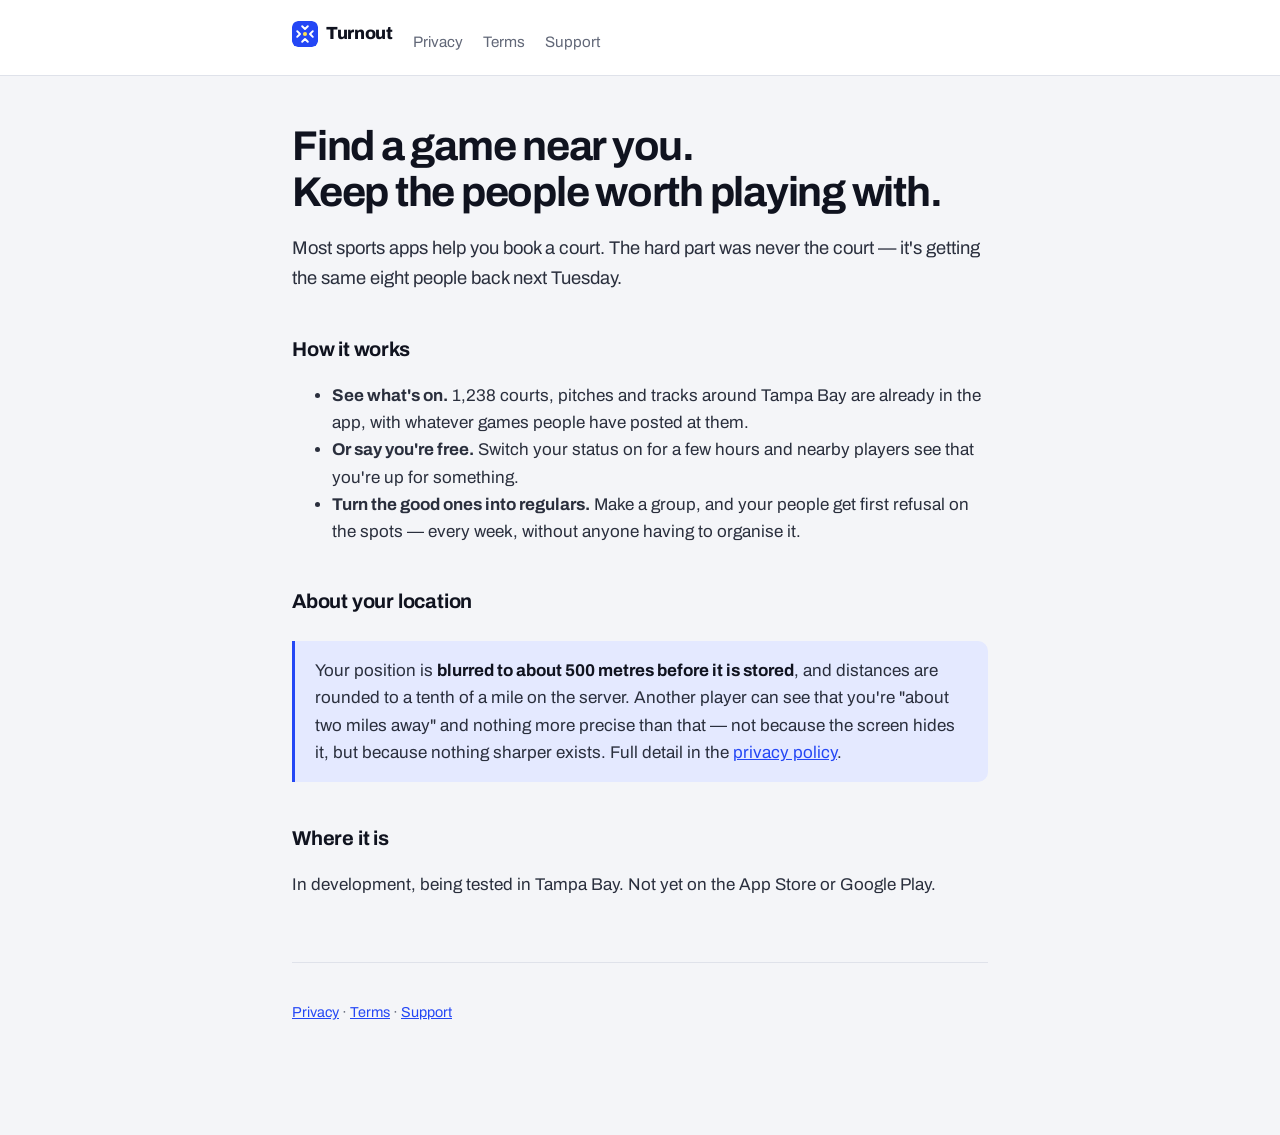
<file: index.html>
<!doctype html>
<html lang="en">
<head>
<meta charset="utf-8">
<meta name="viewport" content="width=device-width, initial-scale=1">
<title>Turnout — find a game near you</title>
<meta name="description" content="Find people nearby who are up for a game, and turn the good ones into regulars. Tampa Bay.">
<link rel="preconnect" href="https://fonts.googleapis.com">
<link rel="preconnect" href="https://fonts.gstatic.com" crossorigin>
<link rel="stylesheet" href="https://fonts.googleapis.com/css2?family=Archivo:wght@400;500;700;800&display=swap">
<link rel="stylesheet" href="style.css">
</head>
<body>
<header class="site">
  <div class="wrap">
    <a class="mark" href="index.html"><svg class="mark-icon" viewBox="0 0 120 120" width="26" height="26" aria-hidden="true"><rect width="120" height="120" rx="27" fill="#2447F5"/><path transform="rotate(0 60 60)" d="M47 24 L60 37 L73 24" stroke="#fff" stroke-width="9" stroke-linecap="round" stroke-linejoin="round" fill="none"/><path transform="rotate(90 60 60)" d="M47 24 L60 37 L73 24" stroke="#fff" stroke-width="9" stroke-linecap="round" stroke-linejoin="round" fill="none"/><path transform="rotate(180 60 60)" d="M47 24 L60 37 L73 24" stroke="#fff" stroke-width="9" stroke-linecap="round" stroke-linejoin="round" fill="none"/><path transform="rotate(270 60 60)" d="M47 24 L60 37 L73 24" stroke="#fff" stroke-width="9" stroke-linecap="round" stroke-linejoin="round" fill="none"/><circle cx="60" cy="60" r="9.5" fill="#FFE14D"/></svg>Turnout</a>
    <nav>
      <a href="privacy.html">Privacy</a>
      <a href="terms.html">Terms</a>
      <a href="support.html">Support</a>
    </nav>
  </div>
</header>

<main class="wrap">
<h1>Find a game near you.<br>Keep the people worth playing with.</h1>

<p class="lede">Most sports apps help you book a court. The hard part was never the court — it's getting the same eight people back next Tuesday.</p>

<h2>How it works</h2>
<ul>
<li><strong>See what's on.</strong> 1,238 courts, pitches and tracks around Tampa Bay are already in the app, with whatever games people have posted at them.</li>
<li><strong>Or say you're free.</strong> Switch your status on for a few hours and nearby players see that you're up for something.</li>
<li><strong>Turn the good ones into regulars.</strong> Make a group, and your people get first refusal on the spots — every week, without anyone having to organise it.</li>
</ul>

<h2>About your location</h2>
<div class="note">
Your position is <strong>blurred to about 500 metres before it is stored</strong>, and distances are rounded to a tenth of a mile on the server. Another player can see that you're "about two miles away" and nothing more precise than that — not because the screen hides it, but because nothing sharper exists. Full detail in the <a href="privacy.html">privacy policy</a>.
</div>

<h2>Where it is</h2>
<p>In development, being tested in Tampa Bay. Not yet on the App Store or Google Play.</p>

<footer>
<p><a href="privacy.html">Privacy</a> · <a href="terms.html">Terms</a> · <a href="support.html">Support</a></p>
</footer>
</main>
</body>
</html>
</file>
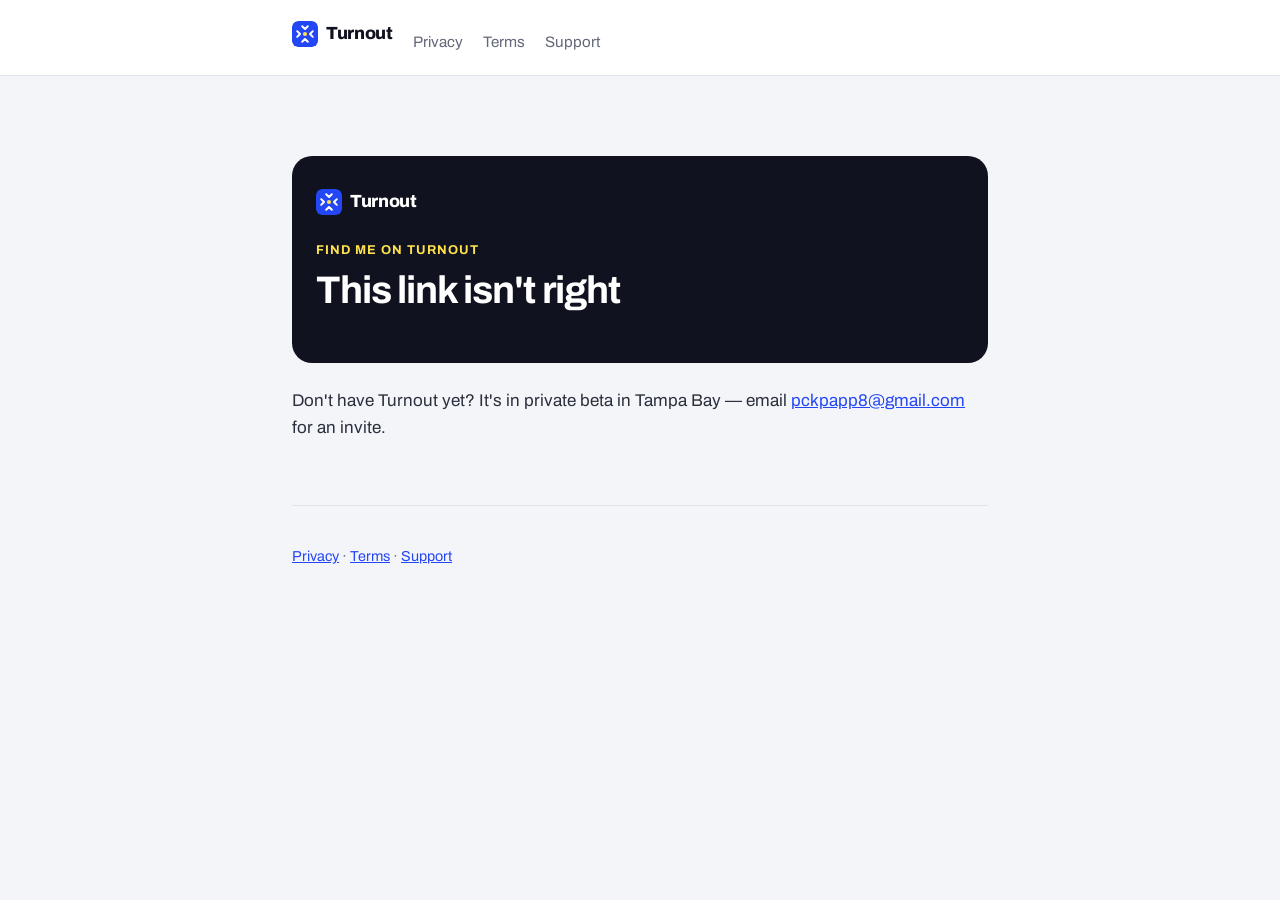
<file: p.html>
<!doctype html>
<html lang="en">
<head>
<meta charset="utf-8">
<meta name="viewport" content="width=device-width, initial-scale=1">
<title>Find me on Turnout</title>
<meta name="description" content="A Turnout player or game. Opens the app if you have it.">
<meta name="robots" content="noindex">
<link rel="preconnect" href="https://fonts.googleapis.com">
<link rel="preconnect" href="https://fonts.gstatic.com" crossorigin>
<link rel="stylesheet" href="https://fonts.googleapis.com/css2?family=Archivo:wght@400;500;700;800&display=swap">
<link rel="stylesheet" href="style.css">
<style>
.card { background: #10131F; color: #fff; border-radius: 20px; padding: 2rem 1.5rem; margin: 2rem 0 1.5rem; }
.card .mark { color: #fff; margin-bottom: 1.5rem; }
.card h1 { color: #fff; font-size: clamp(1.8rem, 6vw, 2.4rem); margin: 0 0 1.25rem; }
.card .tag { color: #FFE14D; font-weight: 700; font-size: 0.8rem; letter-spacing: 0.08em; text-transform: uppercase; margin: 0 0 0.5rem; }
.open { display: inline-block; background: #2447F5; color: #fff; font-weight: 700; text-decoration: none; padding: 0.9rem 1.4rem; border-radius: 14px; }
.open:hover { background: #1b39cc; }
.hidden { display: none; }
</style>
</head>
<body>
<header class="site">
  <div class="wrap">
    <a class="mark" href="index.html"><svg class="mark-icon" viewBox="0 0 120 120" width="26" height="26" aria-hidden="true"><rect width="120" height="120" rx="27" fill="#2447F5"/><path transform="rotate(0 60 60)" d="M47 24 L60 37 L73 24" stroke="#fff" stroke-width="9" stroke-linecap="round" stroke-linejoin="round" fill="none"/><path transform="rotate(90 60 60)" d="M47 24 L60 37 L73 24" stroke="#fff" stroke-width="9" stroke-linecap="round" stroke-linejoin="round" fill="none"/><path transform="rotate(180 60 60)" d="M47 24 L60 37 L73 24" stroke="#fff" stroke-width="9" stroke-linecap="round" stroke-linejoin="round" fill="none"/><path transform="rotate(270 60 60)" d="M47 24 L60 37 L73 24" stroke="#fff" stroke-width="9" stroke-linecap="round" stroke-linejoin="round" fill="none"/><circle cx="60" cy="60" r="9.5" fill="#FFE14D"/></svg>Turnout</a>
    <nav>
      <a href="privacy.html">Privacy</a>
      <a href="terms.html">Terms</a>
      <a href="support.html">Support</a>
    </nav>
  </div>
</header>

<main class="wrap">
<div class="card">
  <span class="mark"><svg class="mark-icon" viewBox="0 0 120 120" width="26" height="26" aria-hidden="true"><rect width="120" height="120" rx="27" fill="#2447F5"/><path transform="rotate(0 60 60)" d="M47 24 L60 37 L73 24" stroke="#fff" stroke-width="9" stroke-linecap="round" stroke-linejoin="round" fill="none"/><path transform="rotate(90 60 60)" d="M47 24 L60 37 L73 24" stroke="#fff" stroke-width="9" stroke-linecap="round" stroke-linejoin="round" fill="none"/><path transform="rotate(180 60 60)" d="M47 24 L60 37 L73 24" stroke="#fff" stroke-width="9" stroke-linecap="round" stroke-linejoin="round" fill="none"/><path transform="rotate(270 60 60)" d="M47 24 L60 37 L73 24" stroke="#fff" stroke-width="9" stroke-linecap="round" stroke-linejoin="round" fill="none"/><circle cx="60" cy="60" r="9.5" fill="#FFE14D"/></svg>Turnout</span>
  <p id="tag" class="tag">Find me on Turnout</p>
  <h1 id="title">Opening Turnout…</h1>
  <a id="open" class="open hidden" href="#">Open in Turnout</a>
</div>
<p id="beta" class="hidden">Don't have Turnout yet? It's in private beta in Tampa Bay — email <a href="mailto:pckpapp8@gmail.com">pckpapp8@gmail.com</a> for an invite.</p>

<footer>
<p><a href="privacy.html">Privacy</a> · <a href="terms.html">Terms</a> · <a href="support.html">Support</a></p>
</footer>
</main>

<script>
(function () {
  // A player's id rides in ?u=, a game's in ?g=. Only a UUID gets near the
  // app link, and a game wins if both are somehow present.
  var params = new URLSearchParams(location.search);
  var g = params.get("g") || "", u = params.get("u") || "";
  var title = document.getElementById("title"), open = document.getElementById("open"), beta = document.getElementById("beta"), tag = document.getElementById("tag");
  var uuid = /^[0-9a-f]{8}-[0-9a-f]{4}-[0-9a-f]{4}-[0-9a-f]{4}-[0-9a-f]{12}$/i;
  var id = uuid.test(g) ? g : uuid.test(u) ? u : "";
  if (!id) {
    title.textContent = "This link isn't right";
    beta.classList.remove("hidden");
    return;
  }
  var isGame = id === g;
  if (isGame) {
    document.title = "Join the game on Turnout";
    tag.textContent = "Join the game on Turnout";
  }
  var app = "pickupapp://" + (isGame ? "game/" : "player/") + id;
  open.href = app;
  // Try the app once. If it opened, this page is gone; if not, after a
  // moment, show the button and the way to get the app.
  setTimeout(function () {
    title.textContent = isGame
      ? "There's a game on Turnout with a spot for you."
      : "A Turnout player wants you on their court.";
    open.classList.remove("hidden");
    beta.classList.remove("hidden");
  }, 1200);
  location.href = app;
})();
</script>
</body>
</html>
</file>
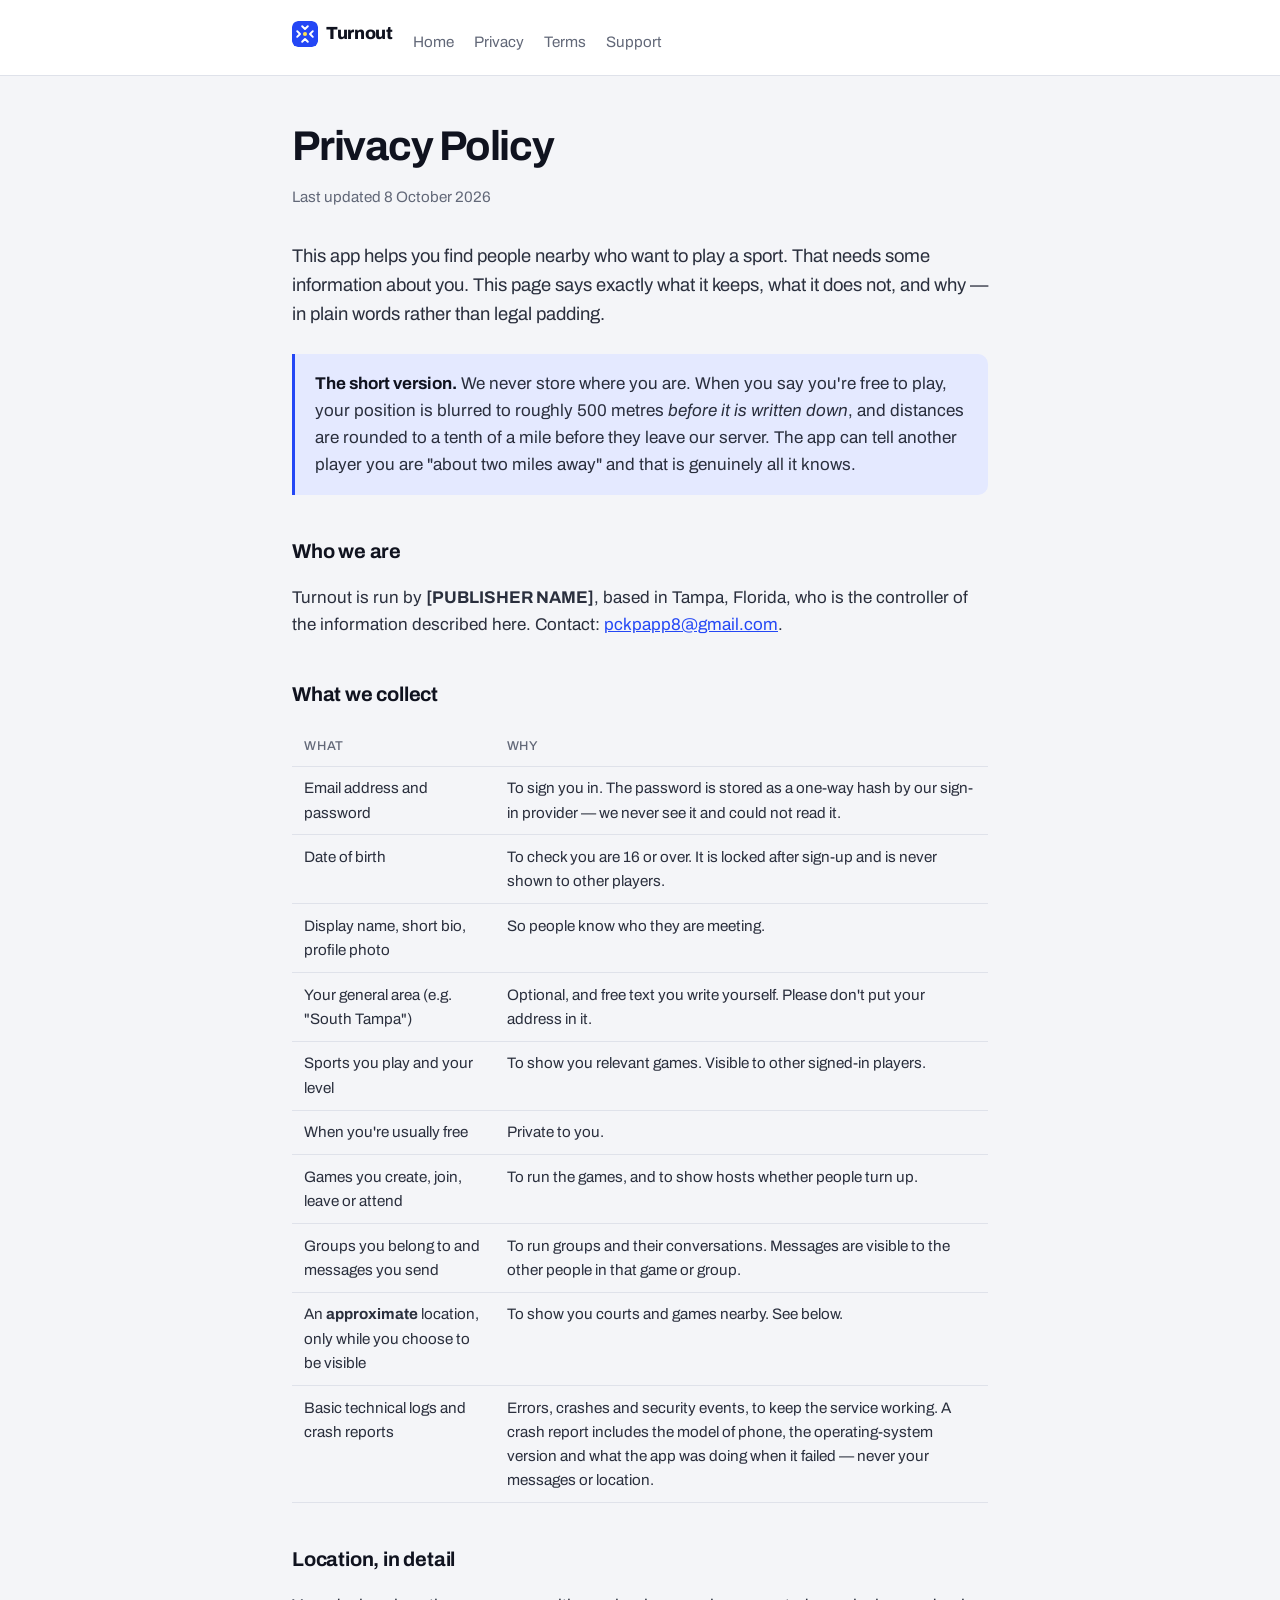
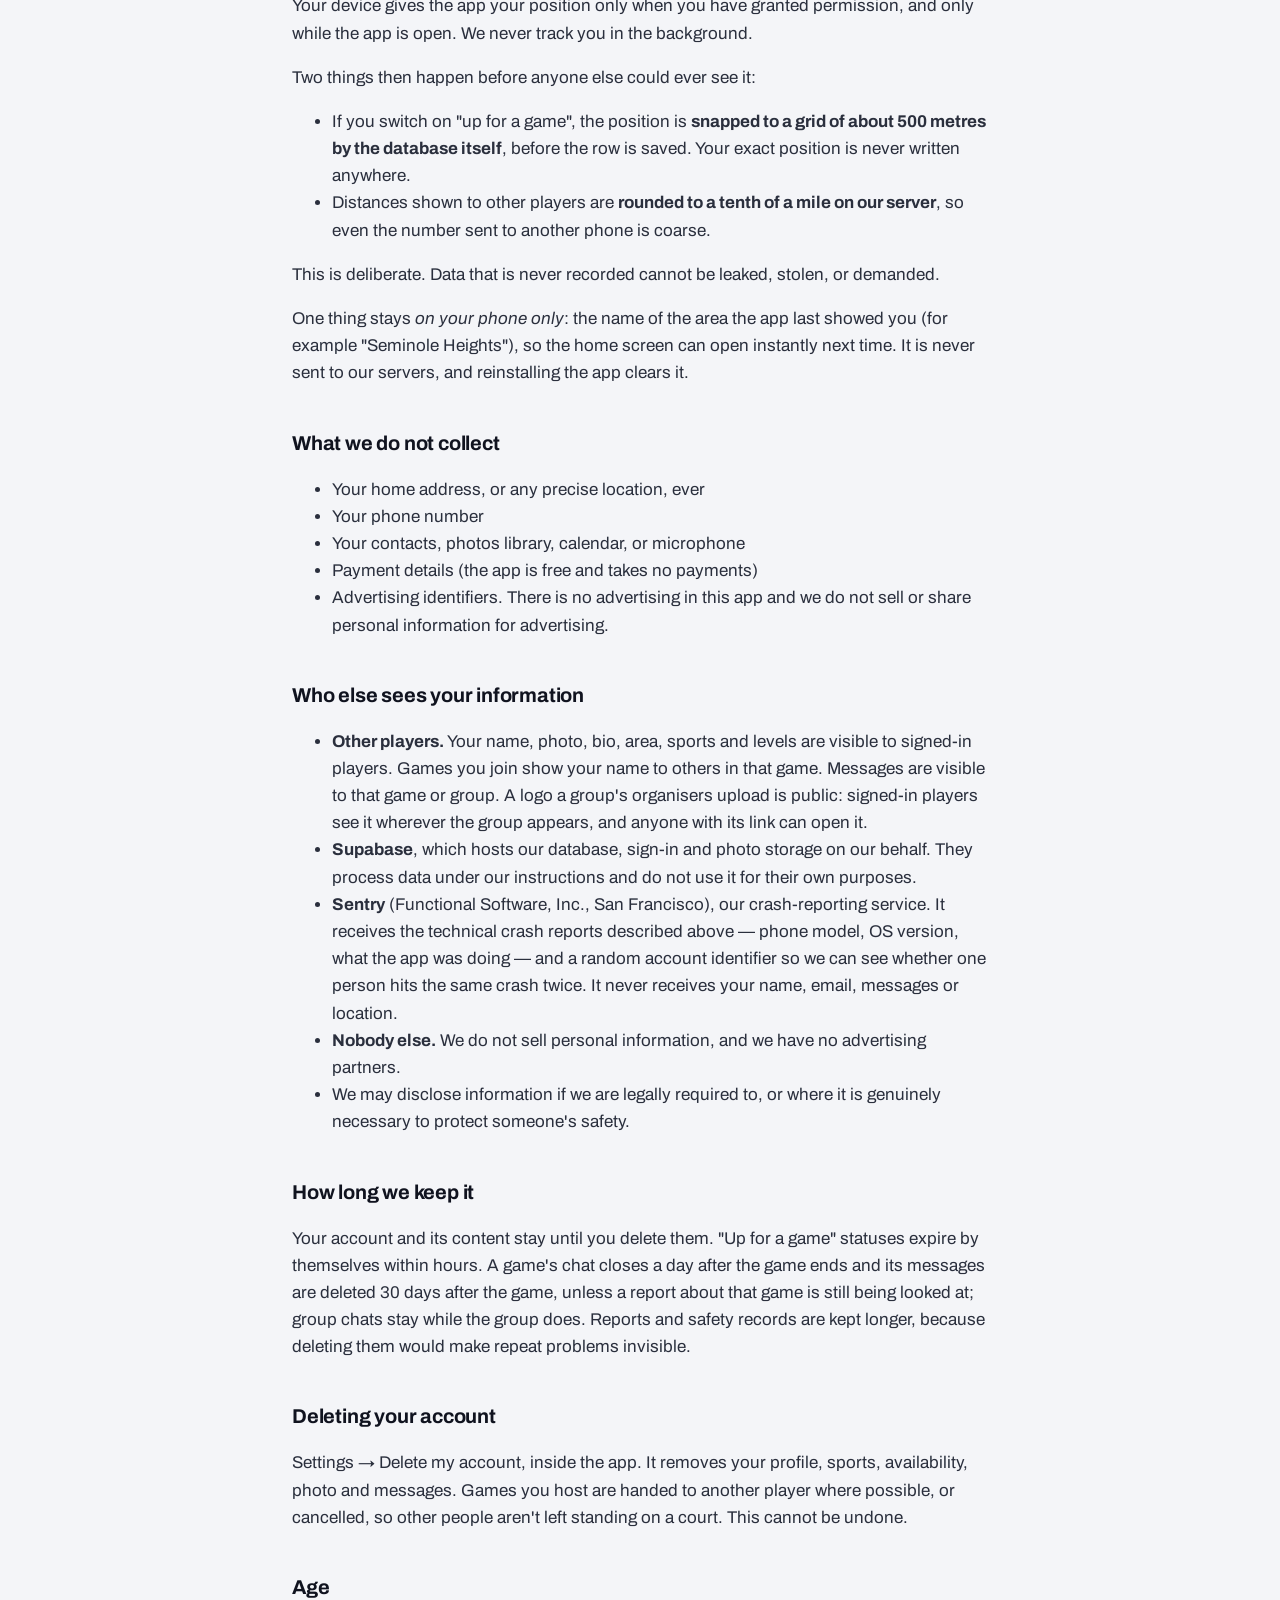
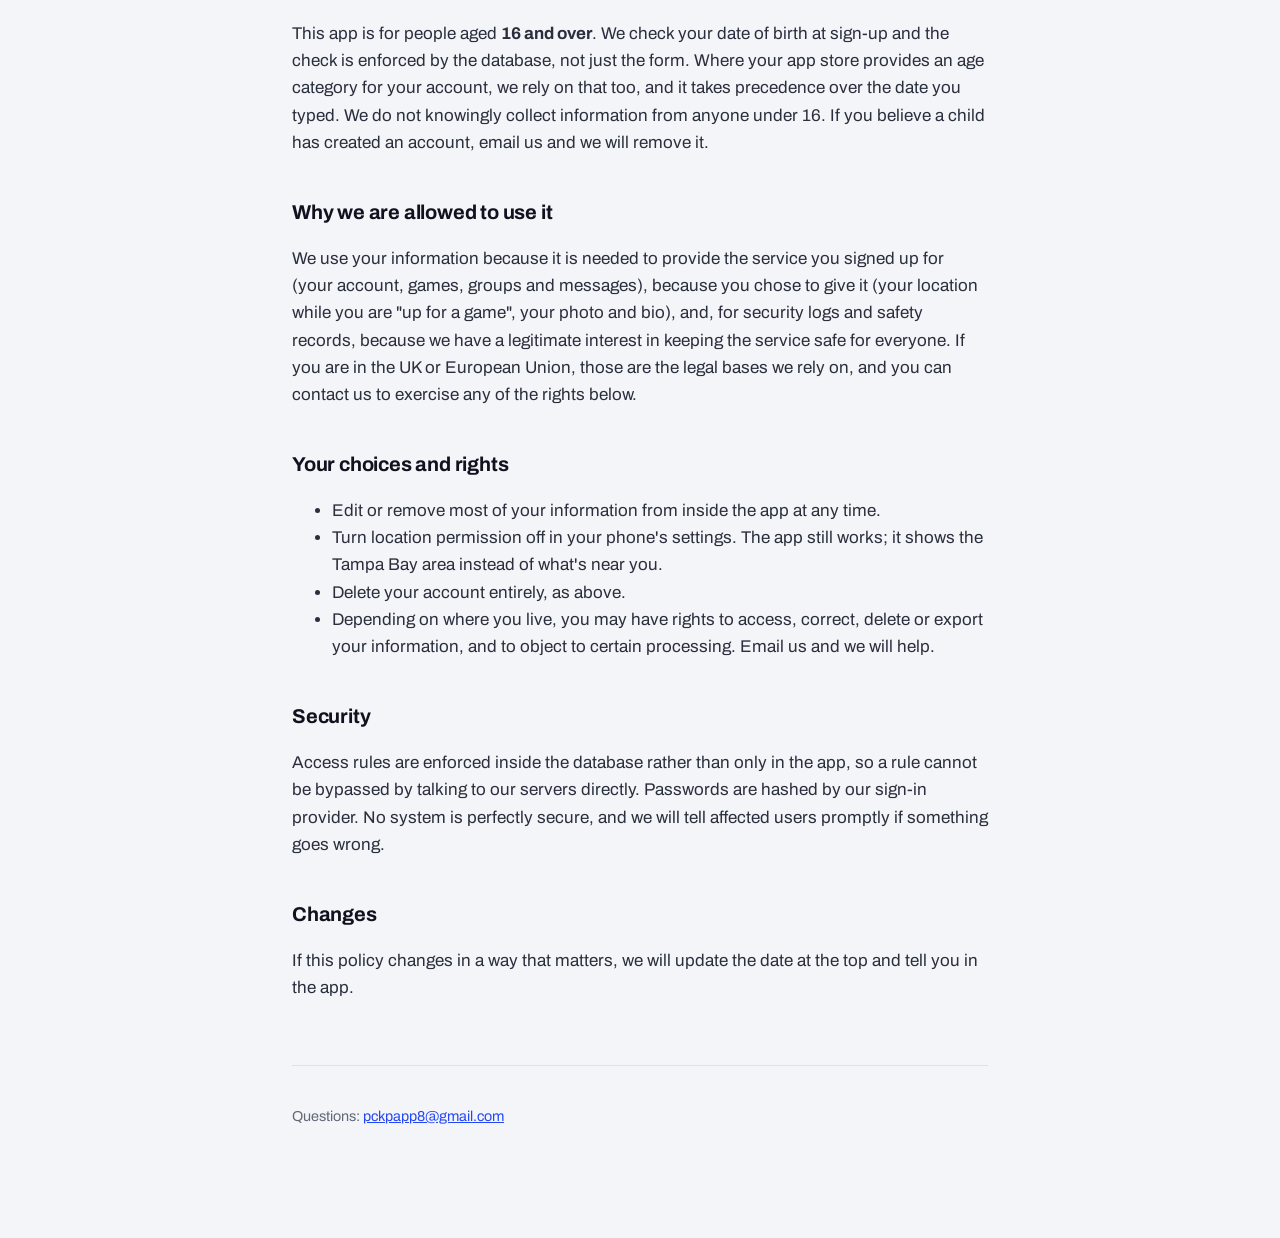
<file: privacy.html>
<!doctype html>
<html lang="en">
<head>
<meta charset="utf-8">
<meta name="viewport" content="width=device-width, initial-scale=1">
<title>Privacy Policy — Turnout</title>
<link rel="preconnect" href="https://fonts.googleapis.com">
<link rel="preconnect" href="https://fonts.gstatic.com" crossorigin>
<link rel="stylesheet" href="https://fonts.googleapis.com/css2?family=Archivo:wght@400;500;700;800&display=swap">
<link rel="stylesheet" href="style.css">
</head>
<body>
<header class="site">
  <div class="wrap">
    <a class="mark" href="index.html"><svg class="mark-icon" viewBox="0 0 120 120" width="26" height="26" aria-hidden="true"><rect width="120" height="120" rx="27" fill="#2447F5"/><path transform="rotate(0 60 60)" d="M47 24 L60 37 L73 24" stroke="#fff" stroke-width="9" stroke-linecap="round" stroke-linejoin="round" fill="none"/><path transform="rotate(90 60 60)" d="M47 24 L60 37 L73 24" stroke="#fff" stroke-width="9" stroke-linecap="round" stroke-linejoin="round" fill="none"/><path transform="rotate(180 60 60)" d="M47 24 L60 37 L73 24" stroke="#fff" stroke-width="9" stroke-linecap="round" stroke-linejoin="round" fill="none"/><path transform="rotate(270 60 60)" d="M47 24 L60 37 L73 24" stroke="#fff" stroke-width="9" stroke-linecap="round" stroke-linejoin="round" fill="none"/><circle cx="60" cy="60" r="9.5" fill="#FFE14D"/></svg>Turnout</a>
    <nav>
      <a href="index.html">Home</a>
      <a href="privacy.html">Privacy</a>
      <a href="terms.html">Terms</a>
      <a href="support.html">Support</a>
    </nav>
  </div>
</header>

<main class="wrap">
<h1>Privacy Policy</h1>
<p class="updated">Last updated 8 October 2026</p>

<p class="lede">This app helps you find people nearby who want to play a sport. That needs some information about you. This page says exactly what it keeps, what it does not, and why — in plain words rather than legal padding.</p>

<div class="note">
<strong>The short version.</strong> We never store where you are. When you say you're free to play, your position is blurred to roughly 500 metres <em>before it is written down</em>, and distances are rounded to a tenth of a mile before they leave our server. The app can tell another player you are "about two miles away" and that is genuinely all it knows.
</div>

<h2>Who we are</h2>
<p>Turnout is run by <strong>[PUBLISHER NAME]</strong>, based in Tampa, Florida, who is the controller of the information described here. Contact: <a href="mailto:pckpapp8@gmail.com">pckpapp8@gmail.com</a>.</p>

<h2>What we collect</h2>

<table>
<tr><th>What</th><th>Why</th></tr>
<tr><td>Email address and password</td><td>To sign you in. The password is stored as a one-way hash by our sign-in provider — we never see it and could not read it.</td></tr>
<tr><td>Date of birth</td><td>To check you are 16 or over. It is locked after sign-up and is never shown to other players.</td></tr>
<tr><td>Display name, short bio, profile photo</td><td>So people know who they are meeting.</td></tr>
<tr><td>Your general area (e.g. "South Tampa")</td><td>Optional, and free text you write yourself. Please don't put your address in it.</td></tr>
<tr><td>Sports you play and your level</td><td>To show you relevant games. Visible to other signed-in players.</td></tr>
<tr><td>When you're usually free</td><td>Private to you.</td></tr>
<tr><td>Games you create, join, leave or attend</td><td>To run the games, and to show hosts whether people turn up.</td></tr>
<tr><td>Groups you belong to and messages you send</td><td>To run groups and their conversations. Messages are visible to the other people in that game or group.</td></tr>
<tr><td>An <strong>approximate</strong> location, only while you choose to be visible</td><td>To show you courts and games nearby. See below.</td></tr>
<tr><td>Basic technical logs and crash reports</td><td>Errors, crashes and security events, to keep the service working. A crash report includes the model of phone, the operating-system version and what the app was doing when it failed — never your messages or location.</td></tr>
</table>

<h2>Location, in detail</h2>
<p>Your device gives the app your position only when you have granted permission, and only while the app is open. We never track you in the background.</p>
<p>Two things then happen before anyone else could ever see it:</p>
<ul>
<li>If you switch on "up for a game", the position is <strong>snapped to a grid of about 500 metres by the database itself</strong>, before the row is saved. Your exact position is never written anywhere.</li>
<li>Distances shown to other players are <strong>rounded to a tenth of a mile on our server</strong>, so even the number sent to another phone is coarse.</li>
</ul>
<p>This is deliberate. Data that is never recorded cannot be leaked, stolen, or demanded.</p>
<p>One thing stays <em>on your phone only</em>: the name of the area the app last showed you (for example "Seminole Heights"), so the home screen can open instantly next time. It is never sent to our servers, and reinstalling the app clears it.</p>

<h2>What we do not collect</h2>
<ul>
<li>Your home address, or any precise location, ever</li>
<li>Your phone number</li>
<li>Your contacts, photos library, calendar, or microphone</li>
<li>Payment details (the app is free and takes no payments)</li>
<li>Advertising identifiers. There is no advertising in this app and we do not sell or share personal information for advertising.</li>
</ul>

<h2>Who else sees your information</h2>
<ul>
<li><strong>Other players.</strong> Your name, photo, bio, area, sports and levels are visible to signed-in players. Games you join show your name to others in that game. Messages are visible to that game or group. A logo a group's organisers upload is public: signed-in players see it wherever the group appears, and anyone with its link can open it.</li>
<li><strong>Supabase</strong>, which hosts our database, sign-in and photo storage on our behalf. They process data under our instructions and do not use it for their own purposes.</li>
<li><strong>Sentry</strong> (Functional Software, Inc., San Francisco), our crash-reporting service. It receives the technical crash reports described above — phone model, OS version, what the app was doing — and a random account identifier so we can see whether one person hits the same crash twice. It never receives your name, email, messages or location.</li>
<li><strong>Nobody else.</strong> We do not sell personal information, and we have no advertising partners.</li>
<li>We may disclose information if we are legally required to, or where it is genuinely necessary to protect someone's safety.</li>
</ul>

<h2>How long we keep it</h2>
<p>Your account and its content stay until you delete them. "Up for a game" statuses expire by themselves within hours. A game's chat closes a day after the game ends and its messages are deleted 30 days after the game, unless a report about that game is still being looked at; group chats stay while the group does. Reports and safety records are kept longer, because deleting them would make repeat problems invisible.</p>

<h2>Deleting your account</h2>
<p>Settings → Delete my account, inside the app. It removes your profile, sports, availability, photo and messages. Games you host are handed to another player where possible, or cancelled, so other people aren't left standing on a court. This cannot be undone.</p>

<h2>Age</h2>
<p>This app is for people aged <strong>16 and over</strong>. We check your date of birth at sign-up and the check is enforced by the database, not just the form. Where your app store provides an age category for your account, we rely on that too, and it takes precedence over the date you typed. We do not knowingly collect information from anyone under 16. If you believe a child has created an account, email us and we will remove it.</p>

<h2>Why we are allowed to use it</h2>
<p>We use your information because it is needed to provide the service you signed up for (your account, games, groups and messages), because you chose to give it (your location while you are "up for a game", your photo and bio), and, for security logs and safety records, because we have a legitimate interest in keeping the service safe for everyone. If you are in the UK or European Union, those are the legal bases we rely on, and you can contact us to exercise any of the rights below.</p>

<h2>Your choices and rights</h2>
<ul>
<li>Edit or remove most of your information from inside the app at any time.</li>
<li>Turn location permission off in your phone's settings. The app still works; it shows the Tampa Bay area instead of what's near you.</li>
<li>Delete your account entirely, as above.</li>
<li>Depending on where you live, you may have rights to access, correct, delete or export your information, and to object to certain processing. Email us and we will help.</li>
</ul>

<h2>Security</h2>
<p>Access rules are enforced inside the database rather than only in the app, so a rule cannot be bypassed by talking to our servers directly. Passwords are hashed by our sign-in provider. No system is perfectly secure, and we will tell affected users promptly if something goes wrong.</p>

<h2>Changes</h2>
<p>If this policy changes in a way that matters, we will update the date at the top and tell you in the app.</p>

<footer>
<p>Questions: <a href="mailto:pckpapp8@gmail.com">pckpapp8@gmail.com</a></p>
</footer>
</main>
</body>
</html>
</file>
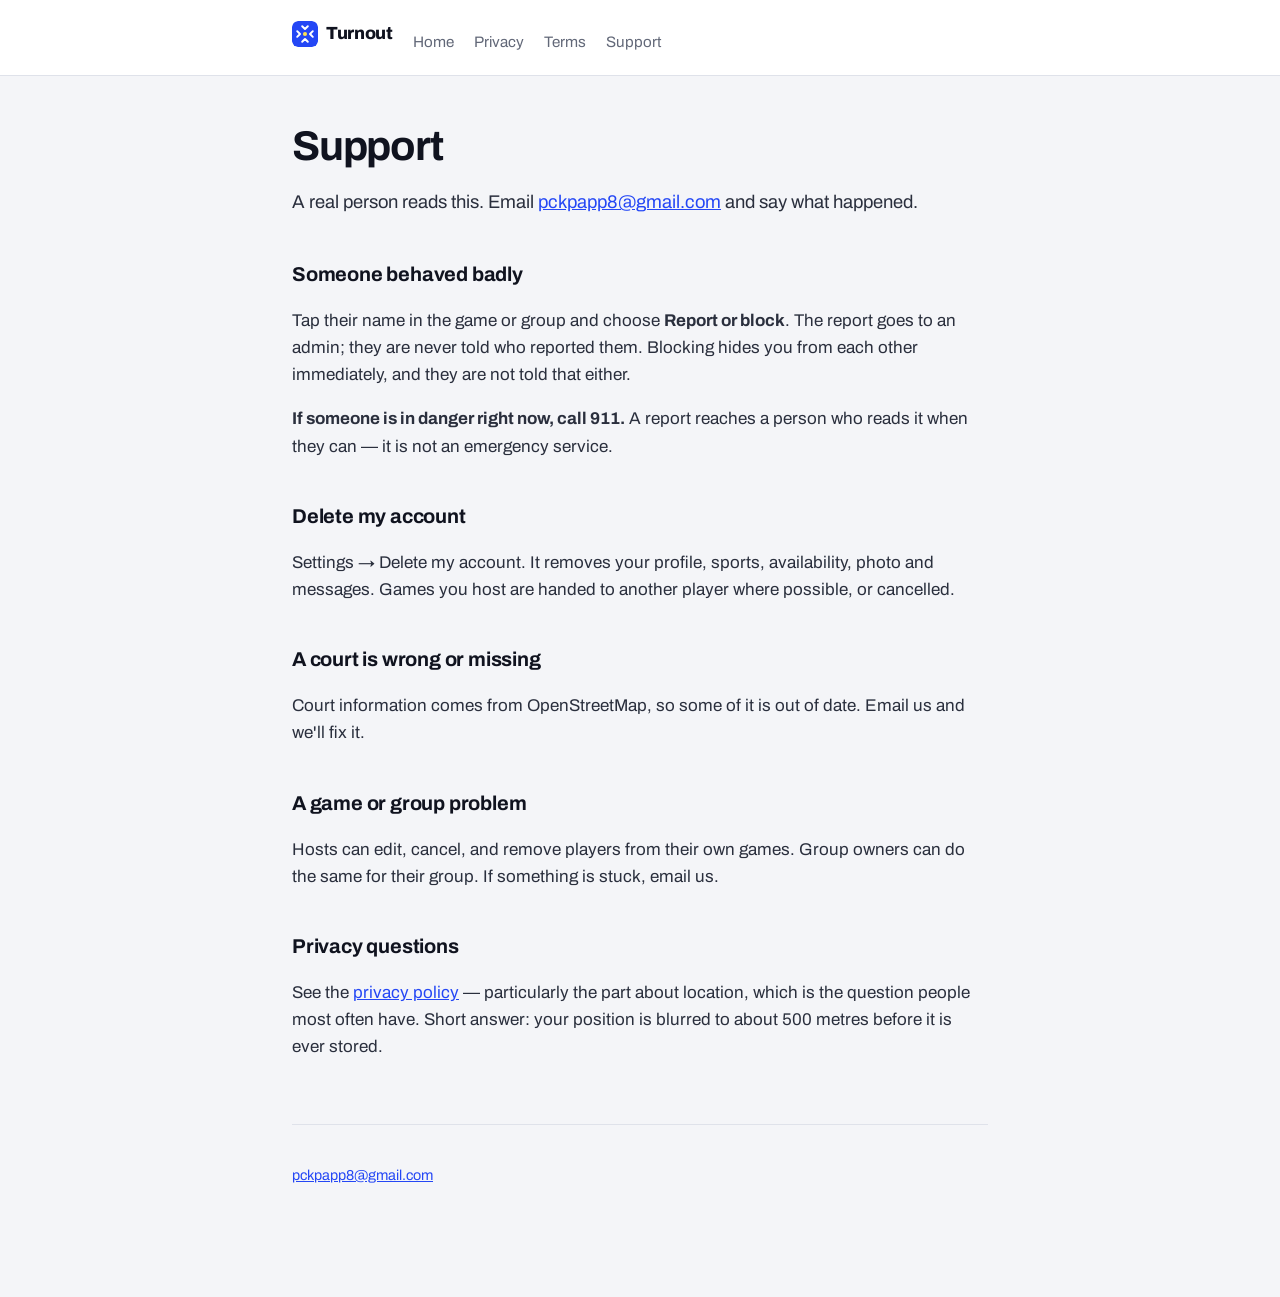
<file: support.html>
<!doctype html>
<html lang="en">
<head>
<meta charset="utf-8">
<meta name="viewport" content="width=device-width, initial-scale=1">
<title>Support — Turnout</title>
<link rel="preconnect" href="https://fonts.googleapis.com">
<link rel="preconnect" href="https://fonts.gstatic.com" crossorigin>
<link rel="stylesheet" href="https://fonts.googleapis.com/css2?family=Archivo:wght@400;500;700;800&display=swap">
<link rel="stylesheet" href="style.css">
</head>
<body>
<header class="site">
  <div class="wrap">
    <a class="mark" href="index.html"><svg class="mark-icon" viewBox="0 0 120 120" width="26" height="26" aria-hidden="true"><rect width="120" height="120" rx="27" fill="#2447F5"/><path transform="rotate(0 60 60)" d="M47 24 L60 37 L73 24" stroke="#fff" stroke-width="9" stroke-linecap="round" stroke-linejoin="round" fill="none"/><path transform="rotate(90 60 60)" d="M47 24 L60 37 L73 24" stroke="#fff" stroke-width="9" stroke-linecap="round" stroke-linejoin="round" fill="none"/><path transform="rotate(180 60 60)" d="M47 24 L60 37 L73 24" stroke="#fff" stroke-width="9" stroke-linecap="round" stroke-linejoin="round" fill="none"/><path transform="rotate(270 60 60)" d="M47 24 L60 37 L73 24" stroke="#fff" stroke-width="9" stroke-linecap="round" stroke-linejoin="round" fill="none"/><circle cx="60" cy="60" r="9.5" fill="#FFE14D"/></svg>Turnout</a>
    <nav>
      <a href="index.html">Home</a>
      <a href="privacy.html">Privacy</a>
      <a href="terms.html">Terms</a>
      <a href="support.html">Support</a>
    </nav>
  </div>
</header>

<main class="wrap">
<h1>Support</h1>
<p class="lede">A real person reads this. Email <a href="mailto:pckpapp8@gmail.com">pckpapp8@gmail.com</a> and say what happened.</p>

<h2>Someone behaved badly</h2>
<p>Tap their name in the game or group and choose <strong>Report or block</strong>. The report goes to an admin; they are never told who reported them. Blocking hides you from each other immediately, and they are not told that either.</p>
<p><strong>If someone is in danger right now, call 911.</strong> A report reaches a person who reads it when they can — it is not an emergency service.</p>

<h2>Delete my account</h2>
<p>Settings → Delete my account. It removes your profile, sports, availability, photo and messages. Games you host are handed to another player where possible, or cancelled.</p>

<h2>A court is wrong or missing</h2>
<p>Court information comes from OpenStreetMap, so some of it is out of date. Email us and we'll fix it.</p>

<h2>A game or group problem</h2>
<p>Hosts can edit, cancel, and remove players from their own games. Group owners can do the same for their group. If something is stuck, email us.</p>

<h2>Privacy questions</h2>
<p>See the <a href="privacy.html">privacy policy</a> — particularly the part about location, which is the question people most often have. Short answer: your position is blurred to about 500 metres before it is ever stored.</p>

<footer>
<p><a href="mailto:pckpapp8@gmail.com">pckpapp8@gmail.com</a></p>
</footer>
</main>
</body>
</html>
</file>
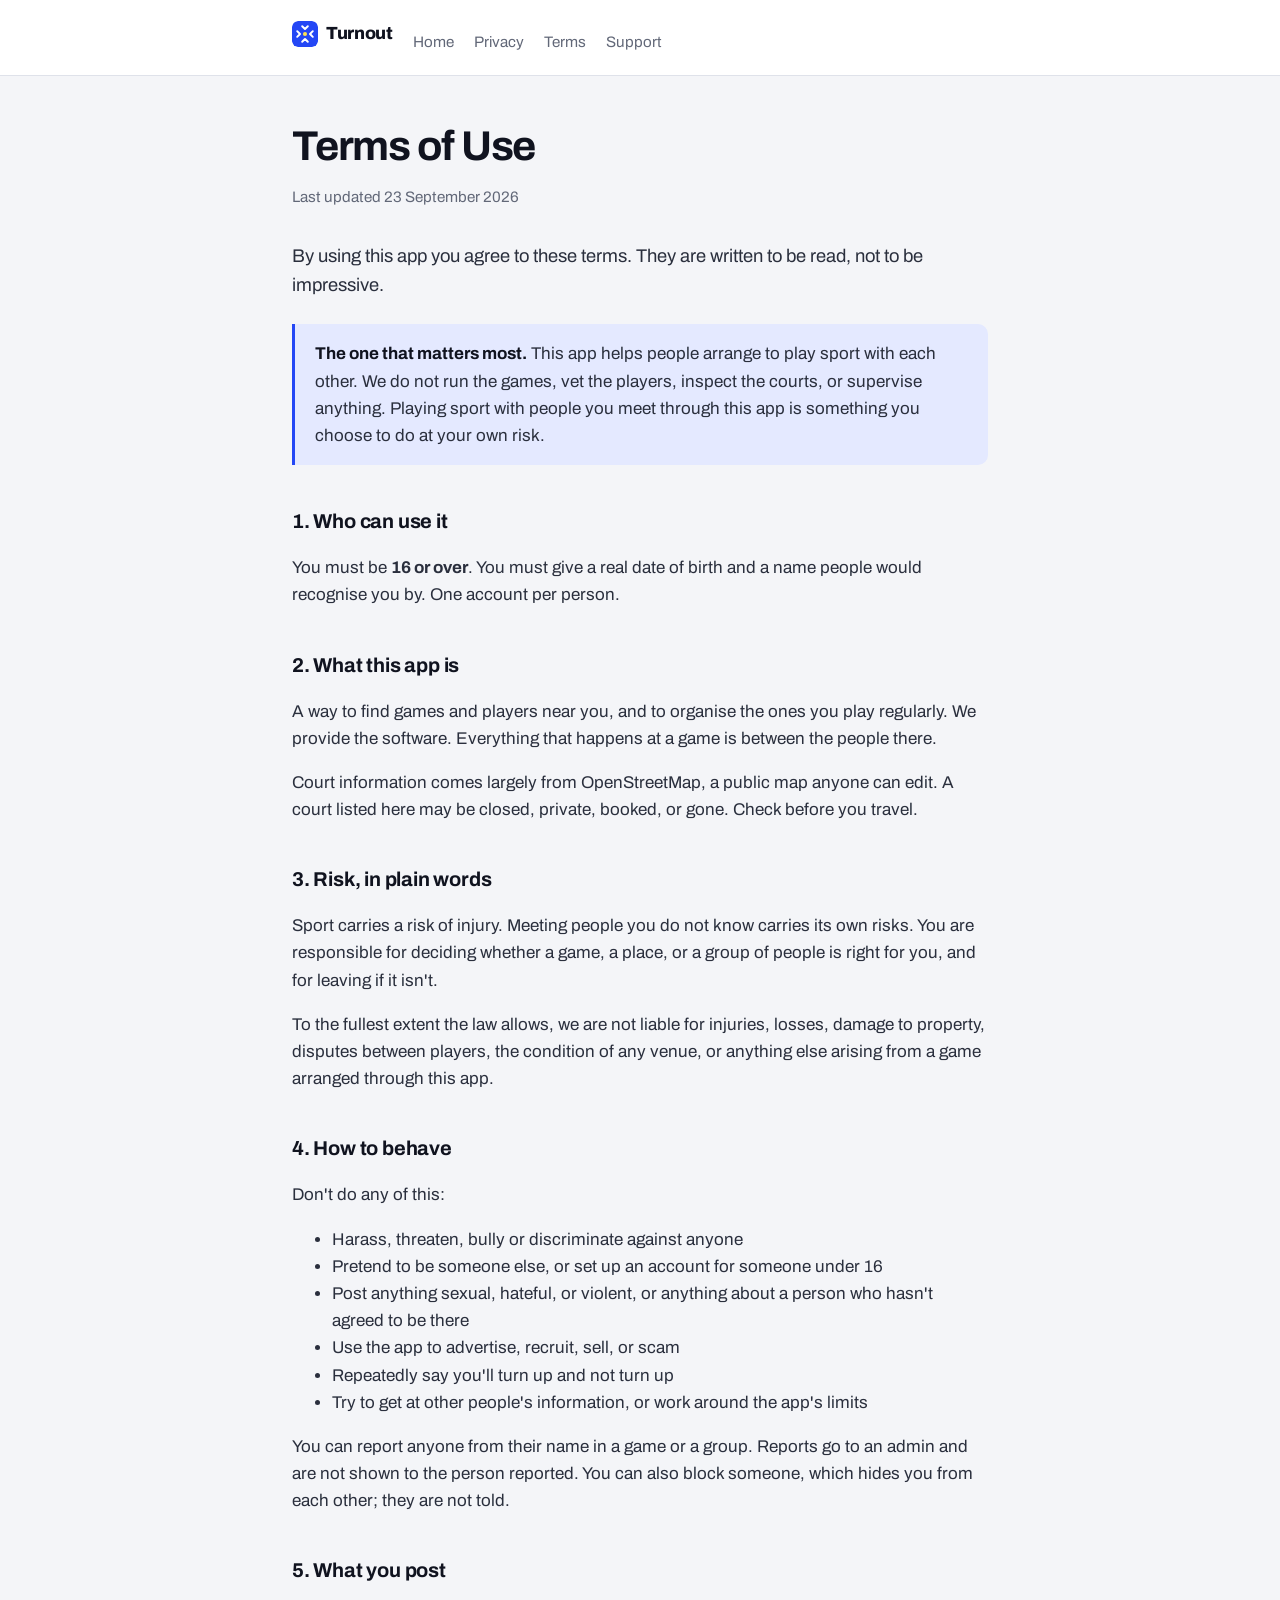
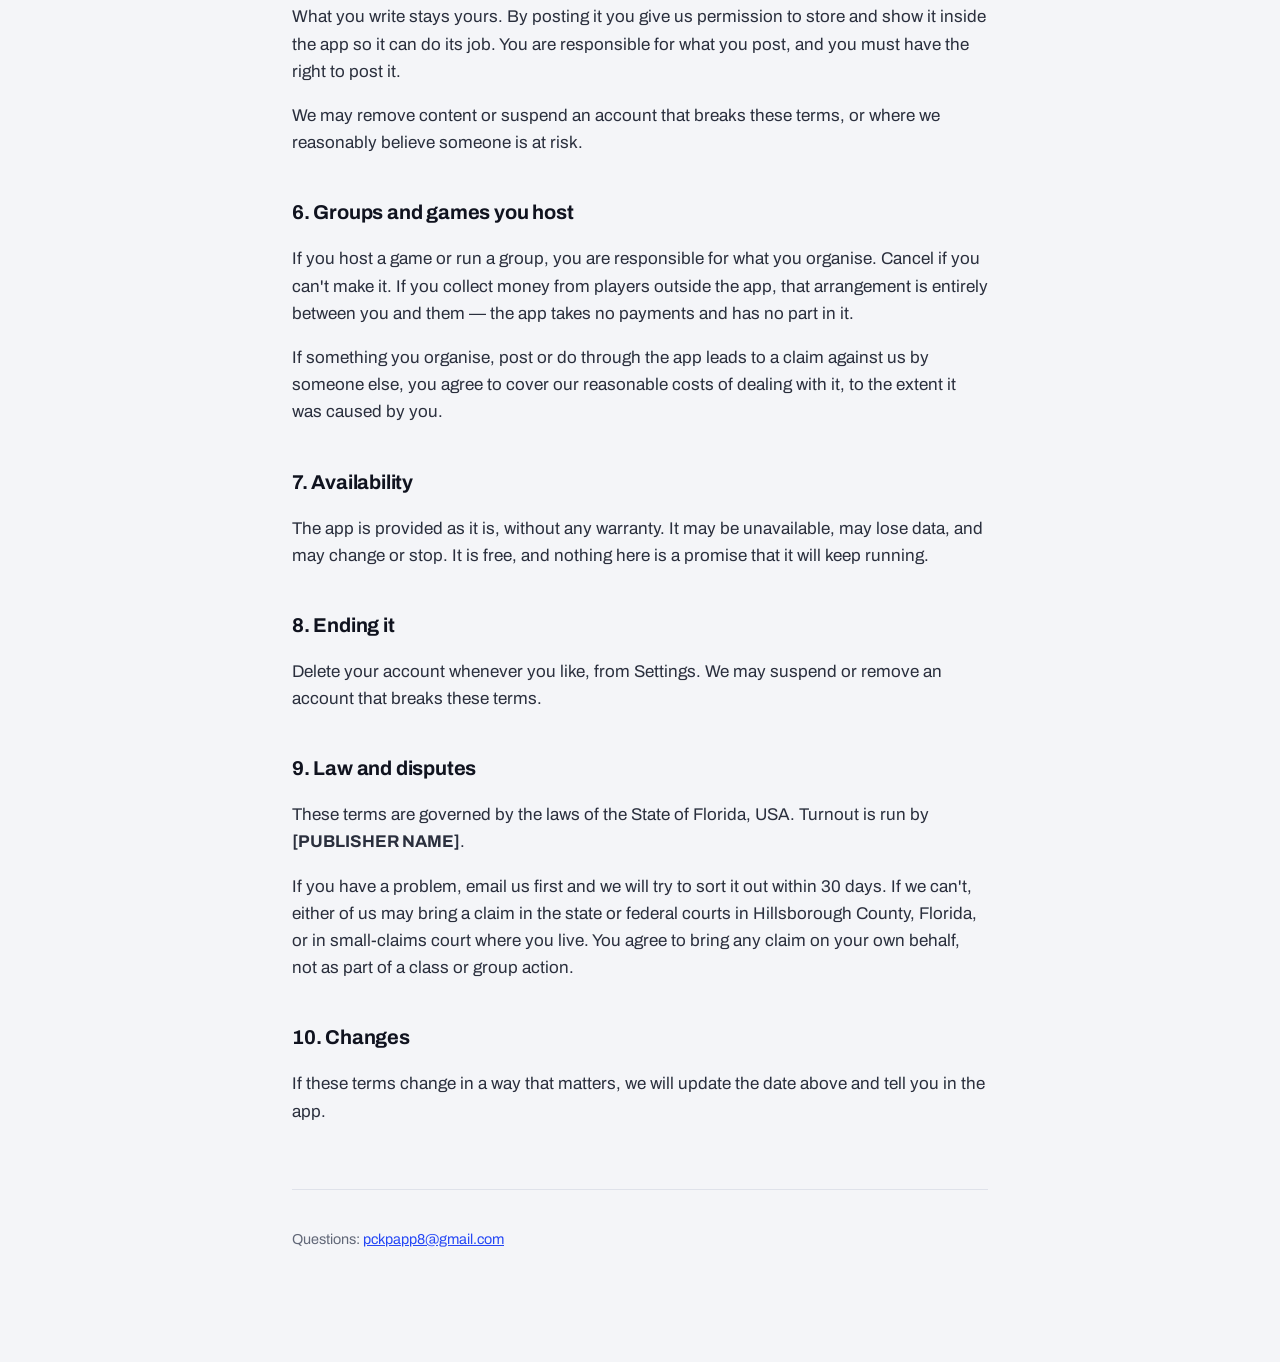
<file: terms.html>
<!doctype html>
<html lang="en">
<head>
<meta charset="utf-8">
<meta name="viewport" content="width=device-width, initial-scale=1">
<title>Terms of Use — Turnout</title>
<link rel="preconnect" href="https://fonts.googleapis.com">
<link rel="preconnect" href="https://fonts.gstatic.com" crossorigin>
<link rel="stylesheet" href="https://fonts.googleapis.com/css2?family=Archivo:wght@400;500;700;800&display=swap">
<link rel="stylesheet" href="style.css">
</head>
<body>
<header class="site">
  <div class="wrap">
    <a class="mark" href="index.html"><svg class="mark-icon" viewBox="0 0 120 120" width="26" height="26" aria-hidden="true"><rect width="120" height="120" rx="27" fill="#2447F5"/><path transform="rotate(0 60 60)" d="M47 24 L60 37 L73 24" stroke="#fff" stroke-width="9" stroke-linecap="round" stroke-linejoin="round" fill="none"/><path transform="rotate(90 60 60)" d="M47 24 L60 37 L73 24" stroke="#fff" stroke-width="9" stroke-linecap="round" stroke-linejoin="round" fill="none"/><path transform="rotate(180 60 60)" d="M47 24 L60 37 L73 24" stroke="#fff" stroke-width="9" stroke-linecap="round" stroke-linejoin="round" fill="none"/><path transform="rotate(270 60 60)" d="M47 24 L60 37 L73 24" stroke="#fff" stroke-width="9" stroke-linecap="round" stroke-linejoin="round" fill="none"/><circle cx="60" cy="60" r="9.5" fill="#FFE14D"/></svg>Turnout</a>
    <nav>
      <a href="index.html">Home</a>
      <a href="privacy.html">Privacy</a>
      <a href="terms.html">Terms</a>
      <a href="support.html">Support</a>
    </nav>
  </div>
</header>

<main class="wrap">
<h1>Terms of Use</h1>
<p class="updated">Last updated 23 September 2026</p>

<p class="lede">By using this app you agree to these terms. They are written to be read, not to be impressive.</p>

<div class="note">
<strong>The one that matters most.</strong> This app helps people arrange to play sport with each other. We do not run the games, vet the players, inspect the courts, or supervise anything. Playing sport with people you meet through this app is something you choose to do at your own risk.
</div>

<h2>1. Who can use it</h2>
<p>You must be <strong>16 or over</strong>. You must give a real date of birth and a name people would recognise you by. One account per person.</p>

<h2>2. What this app is</h2>
<p>A way to find games and players near you, and to organise the ones you play regularly. We provide the software. Everything that happens at a game is between the people there.</p>
<p>Court information comes largely from OpenStreetMap, a public map anyone can edit. A court listed here may be closed, private, booked, or gone. Check before you travel.</p>

<h2>3. Risk, in plain words</h2>
<p>Sport carries a risk of injury. Meeting people you do not know carries its own risks. You are responsible for deciding whether a game, a place, or a group of people is right for you, and for leaving if it isn't.</p>
<p>To the fullest extent the law allows, we are not liable for injuries, losses, damage to property, disputes between players, the condition of any venue, or anything else arising from a game arranged through this app.</p>

<h2>4. How to behave</h2>
<p>Don't do any of this:</p>
<ul>
<li>Harass, threaten, bully or discriminate against anyone</li>
<li>Pretend to be someone else, or set up an account for someone under 16</li>
<li>Post anything sexual, hateful, or violent, or anything about a person who hasn't agreed to be there</li>
<li>Use the app to advertise, recruit, sell, or scam</li>
<li>Repeatedly say you'll turn up and not turn up</li>
<li>Try to get at other people's information, or work around the app's limits</li>
</ul>
<p>You can report anyone from their name in a game or a group. Reports go to an admin and are not shown to the person reported. You can also block someone, which hides you from each other; they are not told.</p>

<h2>5. What you post</h2>
<p>What you write stays yours. By posting it you give us permission to store and show it inside the app so it can do its job. You are responsible for what you post, and you must have the right to post it.</p>
<p>We may remove content or suspend an account that breaks these terms, or where we reasonably believe someone is at risk.</p>

<h2>6. Groups and games you host</h2>
<p>If you host a game or run a group, you are responsible for what you organise. Cancel if you can't make it. If you collect money from players outside the app, that arrangement is entirely between you and them — the app takes no payments and has no part in it.</p>
<p>If something you organise, post or do through the app leads to a claim against us by someone else, you agree to cover our reasonable costs of dealing with it, to the extent it was caused by you.</p>

<h2>7. Availability</h2>
<p>The app is provided as it is, without any warranty. It may be unavailable, may lose data, and may change or stop. It is free, and nothing here is a promise that it will keep running.</p>

<h2>8. Ending it</h2>
<p>Delete your account whenever you like, from Settings. We may suspend or remove an account that breaks these terms.</p>

<h2>9. Law and disputes</h2>
<p>These terms are governed by the laws of the State of Florida, USA. Turnout is run by <strong>[PUBLISHER NAME]</strong>.</p>
<p>If you have a problem, email us first and we will try to sort it out within 30 days. If we can't, either of us may bring a claim in the state or federal courts in Hillsborough County, Florida, or in small-claims court where you live. You agree to bring any claim on your own behalf, not as part of a class or group action.</p>

<h2>10. Changes</h2>
<p>If these terms change in a way that matters, we will update the date above and tell you in the app.</p>

<footer>
<p>Questions: <a href="mailto:pckpapp8@gmail.com">pckpapp8@gmail.com</a></p>
</footer>
</main>
</body>
</html>
</file>
<file: style.css>
:root {
  --ink: #10131F;
  --ink-soft: #2A2F3D;
  --muted: #626878;
  --canvas: #F4F5F8;
  --surface: #FFFFFF;
  --line: #DFE2EA;
  --accent: #2447F5;
  --accent-soft: #E4E9FF;
}

* { box-sizing: border-box; }

body {
  margin: 0;
  background: var(--canvas);
  color: var(--ink-soft);
  font-family: Archivo, -apple-system, BlinkMacSystemFont, "Segoe UI", Roboto, sans-serif;
  font-size: 17px;
  line-height: 1.6;
}

.wrap {
  max-width: 46rem;
  margin: 0 auto;
  padding: 3rem 1.25rem 6rem;
}

header.site {
  border-bottom: 1px solid var(--line);
  background: var(--surface);
}

header.site .wrap {
  padding: 1.25rem;
  display: flex;
  gap: 1.25rem;
  align-items: baseline;
  flex-wrap: wrap;
}

.mark {
  display: inline-flex;
  align-items: center;
  gap: 0.5rem;
  font-weight: 800;
  font-size: 1.1rem;
  color: var(--ink);
  letter-spacing: -0.02em;
  text-decoration: none;
}

nav a {
  color: var(--muted);
  text-decoration: none;
  font-size: 0.95rem;
  margin-right: 1rem;
}

nav a:hover { color: var(--accent); }

h1 {
  font-size: clamp(2rem, 6vw, 2.6rem);
  line-height: 1.1;
  letter-spacing: -0.03em;
  color: var(--ink);
  margin: 0 0 0.5rem;
  text-wrap: balance;
}

h2 {
  font-size: 1.25rem;
  color: var(--ink);
  margin: 2.5rem 0 0.5rem;
  letter-spacing: -0.01em;
}

h3 { font-size: 1.02rem; color: var(--ink); margin: 1.5rem 0 0.25rem; }

.updated { color: var(--muted); font-size: 0.95rem; margin-bottom: 2rem; }

.lede { font-size: 1.15rem; color: var(--ink-soft); }

table {
  width: 100%;
  border-collapse: collapse;
  margin: 1rem 0;
  font-size: 0.95rem;
}

th, td {
  text-align: left;
  padding: 0.6rem 0.75rem;
  border-bottom: 1px solid var(--line);
  vertical-align: top;
}

th { color: var(--muted); font-weight: 500; font-size: 0.8rem; text-transform: uppercase; letter-spacing: 0.06em; }

.note {
  background: var(--accent-soft);
  border-left: 3px solid var(--accent);
  border-radius: 0 10px 10px 0;
  padding: 1rem 1.25rem;
  margin: 1.5rem 0;
}

.note strong { color: var(--ink); }

code { background: var(--surface); border: 1px solid var(--line); border-radius: 5px; padding: 0.1em 0.35em; font-size: 0.9em; }

footer {
  border-top: 1px solid var(--line);
  margin-top: 4rem;
  padding-top: 1.5rem;
  color: var(--muted);
  font-size: 0.9rem;
}

a { color: var(--accent); }

@media (prefers-color-scheme: dark) {
  :root {
    --ink: #EEF0F6;
    --ink-soft: #C9CDD8;
    --muted: #9097A6;
    --canvas: #10131F;
    --surface: #181C2B;
    --line: #2A2F42;
    --accent: #8FA3FF;
    --accent-soft: #1D2550;
  }
}

.mark-icon { display: block; flex: none; border-radius: 6px; }
</file>
